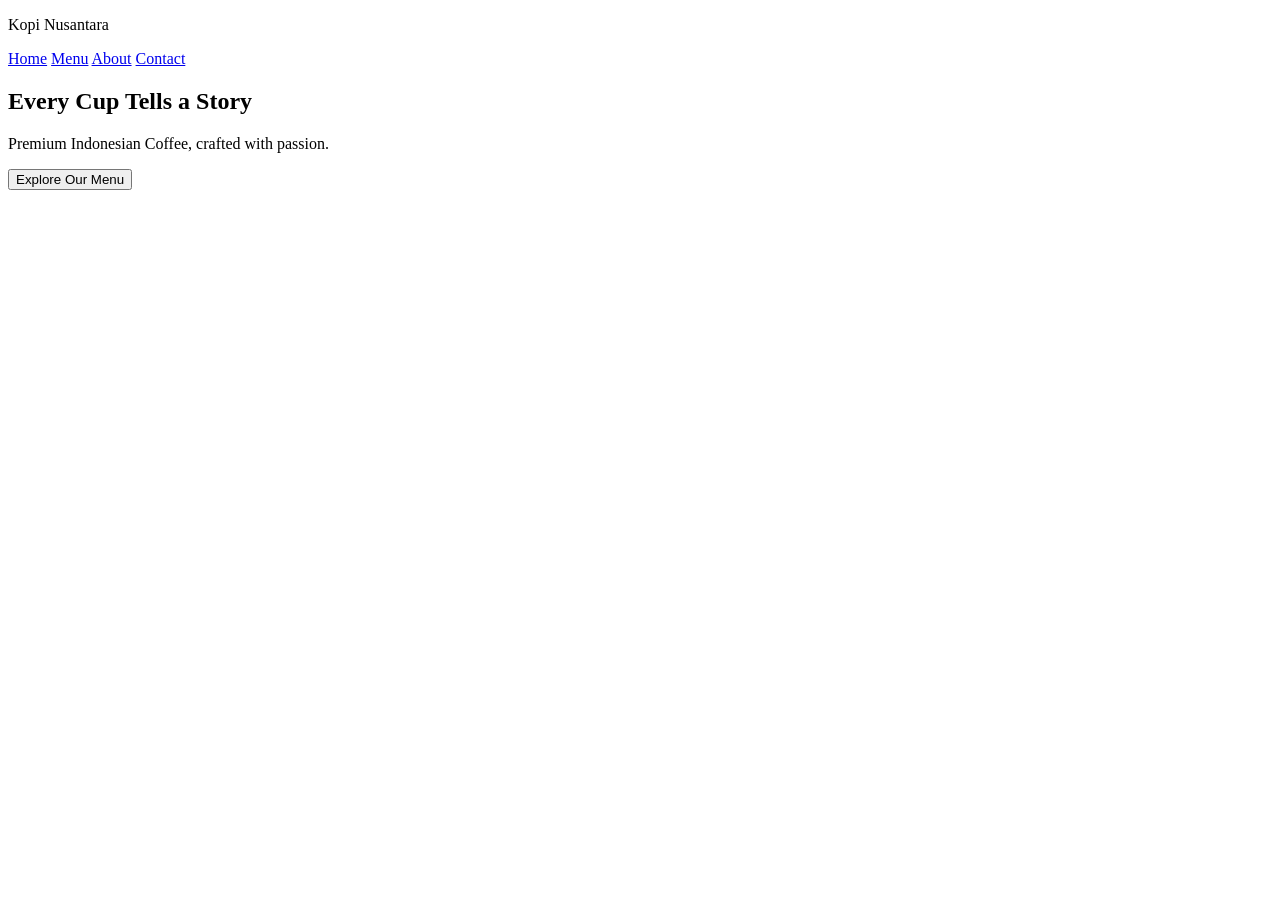
<file: index.html>
<!DOCTYPE html>
<html :lang="en">
<head>
  <meta charset="UTF-8">
  <meta name="viewport" content="width=device-width, initial-scale=1.0">
  <title>Kopi Nusantara</title>
  <link ref="stylesheet" href="style.css">
  <link href="https://fonts.googleapis.com/css2?family=Playfair+Display:wght@400;700&family=Poppins:wght@400;500&diplay=swap" rel="stylesheet">
  </head>
  <body>

    <nav>
      <p class="logo">Kopi Nusantara</p>
      <div>
        <a href="#">Home</a>
        <a href="#">Menu</a>
        <a href="#">About</a>
        <a href="#">Contact</a>
      </div>
    </nav>

    <section class="hero">
      <h1>Every Cup Tells a Story</h1>
      <P>Premium Indonesian Coffee, crafted with passion.</P>
      <button>Explore Our Menu</button>
    </section>

  </body>
  </html>
</file>
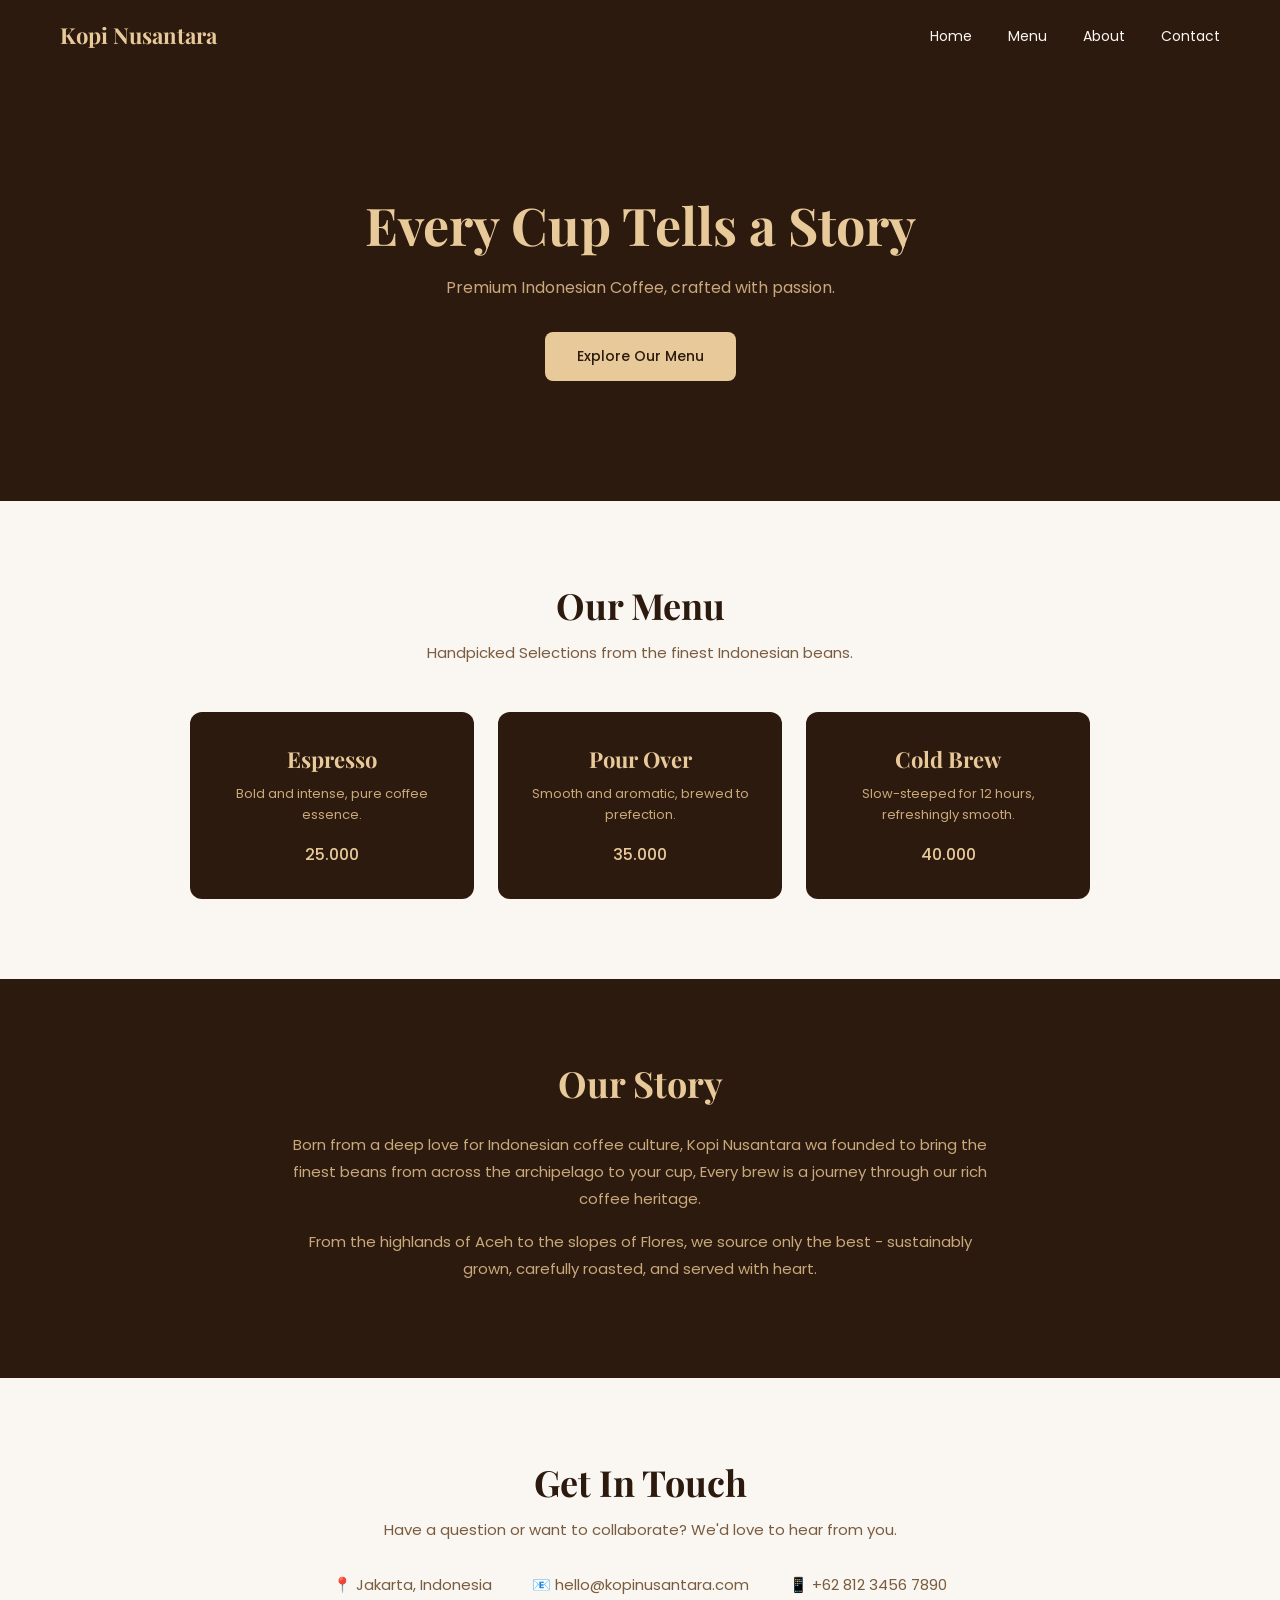
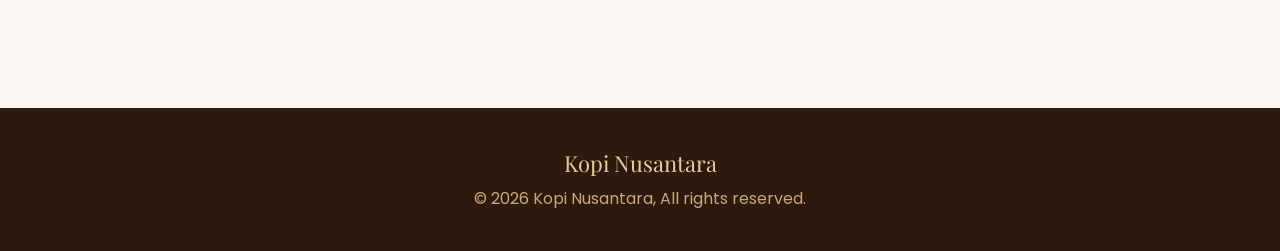
<file: kopi-website/index.html>
<!DOCTYPE html>
<html :lang="en">
<head>
  <meta charset="UTF-8">
  <meta name="viewport" content="width=device-width, initial-scale=1.0">
  <title>Kopi Nusantara</title>
  <link rel="stylesheet" href="style.css">
  <link href="https://fonts.googleapis.com/css2?family=Playfair+Display:wght@400;700&family=Poppins:wght@400;500&diplay=swap" rel="stylesheet">
  </head>
  <body>

    <nav>
      <p class="logo">Kopi Nusantara</p>
      <div>
        <a href="#home">Home</a>
        <a href="#menu">Menu</a>
        <a href="#about">About</a>
        <a href="#contact">Contact</a>
      </div>
    </nav>

    <section class="hero" id="home">
      <h1>Every Cup Tells a Story</h1>
      <P>Premium Indonesian Coffee, crafted with passion.</P>
      <button onclick="document.querySelector('#menu').scrollIntoView({behavior: 'smooth'})">Explore Our Menu</button>
    </section>

    <section class="menu" id="menu">
        <h2>Our Menu</h2>
        <p>Handpicked Selections from the finest Indonesian beans.</p>
        <div class="menu-grid">
            <div class="menu-card">
                <h3>Espresso</h3>
                <p>Bold and intense, pure coffee essence.</p>
                <span>25.000</span>
            </div>
            <div class="menu-card">
                <h3>Pour Over</h3>
                <p>Smooth and aromatic, brewed to prefection.</p>
                <span>35.000</span>
            </div>
            <div class="menu-card">
                <h3>Cold Brew</h3>
                <p>Slow-steeped for 12 hours, refreshingly smooth.</p>
                <span>40.000</span>
            </div>
        </div>
    </section>
    <section class="about" id="about">
      <div class="about-content">
        <h2>Our Story</h2>
        <p>Born from a deep love for Indonesian coffee culture, Kopi Nusantara wa founded to bring the finest beans from across the archipelago to your cup, Every brew is a journey through our rich coffee heritage.</p>
        <p>From the highlands of Aceh to the slopes of Flores, we source only the best - sustainably grown, carefully roasted, and served with heart.</p>
      </div>
    </section>
    
    <section class="contact" id="contact">
      <h2>Get In Touch</h2>
      <p>Have a question or want to collaborate? We'd love to hear from you.</p>
      <div class="contact-info">
        <p>📍 Jakarta, Indonesia</p>
        <p>📧 hello@kopinusantara.com</p>
        <p>📱 +62 812 3456 7890</p>
      </div>
    </section>
    <footer>
        <p class="footer-logo">Kopi Nusantara</p>
        <p>&copy; 2026 Kopi Nusantara, All rights reserved.</p>
    </footer>

  </body>
  </html>
</file>
<file: kopi-website/style.css>
* {
    margin: 0;
    padding: 0;
    box-sizing: border-box;
}

body {
    font-family: 'Poppins', sans-serif;
    background-color: #faf6f1;
    color: #2c1a0e;
}

nav {
    display: flex;
    justify-content: space-between;
    align-items: center;
    padding: 20px 60px;
    background-color: #2c1a0e;
}

.logo {
    color: #e8c99a;
    font-family: 'Playfair Display', serif;
    font-size: 22px;
    font-weight: 700;
}

nav a {
    color: #faf6f1;
    text-decoration: none;
    margin-left: 32px;
    font-size: 14px;
}

nav a:hover {
    color: #e8c99a;
}

.hero {
    text-align: center;
    padding: 120px 40px;
    background-color: #2c1a0e;
    color: #e8c99a;
}

.hero h1 {
    font-family: 'Playfair Display', serif;
    font-size: 52px;
    font-weight: 700;
    margin-bottom: 16px;
    color: #e8c99a;
}

.hero p {
    font-size: 16px;
    margin-bottom: 32px;
    color: #c9a87c;
}

.hero button {
    padding: 14px 32px;
    background-color: #e8c99a;
    color: #2c1a0e;
    border: none;
    border-radius: 8px;
    font-size: 14px;
    font-family: 'Poppins', sans-serif;
    font-weight: 500;
    cursor: pointer;
}

.hero button:hover {
    background-color: #c9a87c;
}

.menu {
    padding: 80px 60px;
    text-align: center;
    background-color: #faf6f1;
}

.menu h2 {
    font-family: 'Playfair Display', serif;
    font-size: 36px;
    color: #2c1a0e;
    margin-bottom: 12px;
}

.menu > p {
    color: #7a5c3e;
    font-size: 15px;
    margin-bottom: 48px;
}

.menu-grid {
    display: grid;
    grid-template-columns: repeat(3, 1fr);
    gap: 24px;
    max-width: 900px;
    margin: 0 auto;
}

.menu-card {
    background-color: #2c1a0e;
    color: #faf6f1;
    padding: 32px 24px;
    border-radius: 12px;
}

.menu-card h3 {
    font-family: 'Playfair Display', serif;
    font-size: 22px;
    color: #e8c99a;
    margin-bottom: 10px;
}

.menu-card p {
    font-size: 13px;
    color: #c9a87c;
    margin-bottom: 16px;
    line-height: 1.6;
}

.menu-card span {
    font-size: 16px;
    font-weight: 500;
    color: #e8c99a;
}

footer {
    background-color: #2c1a0e;
    color: #c9a87c;
    text-align: center;
    padding: 40px;
}

.footer-logo {
    font-family: Playfair Display, serif;
    font-size: 22px;
    color: #e8c99a;
    margin-bottom: 8px;
}
html {
    scroll-behavior: smooth;
}

.about {
    padding: 80px 60px;
    background-color: #2c1a0e;
    text-align: center;
}

.about-content {
    max-width: 700px;
    margin: 0 auto;
}

.about h2 {
    font-family: 'Playfair Display', serif;
    font-size: 36px;
    color: #e8c99a;
    margin-bottom: 24px;
}

.about p {
    color: #c9a87c;
    font-size: 15px;
    line-height: 1.8;
    margin-bottom: 16px;
}

.contact {
    padding: 80px 60px;
    background-color: #faf6f1;
    text-align: center;
}

.contact h2 {
    font-family: 'Playfair Display', serif;
    font-size: 36px;
    color: #2c1a0e;
    margin-bottom: 12px;
}

.contact p {
    color: #7a5c3e;
    font-size: 15px;
    margin-bottom: 32px;
}

.contact-info {
    display: flex;
    justify-content: center;
    gap: 40px;
    font-size: 15px;
    color: #2c1a0e;
}

@media (max-width: 768px) {
    nav {
        flex-direction: column;
        gap: 16px;
        padding: 20px;
        text-align: center;
    }
    
    .hero h1 {
        font-size: 32px;
    }

    .menu-grid {
        grid-template-columns: 1fr;
    }

    .contact-info {
        flex-direction: column;
        gap: 16px;
    }
}
</file>
